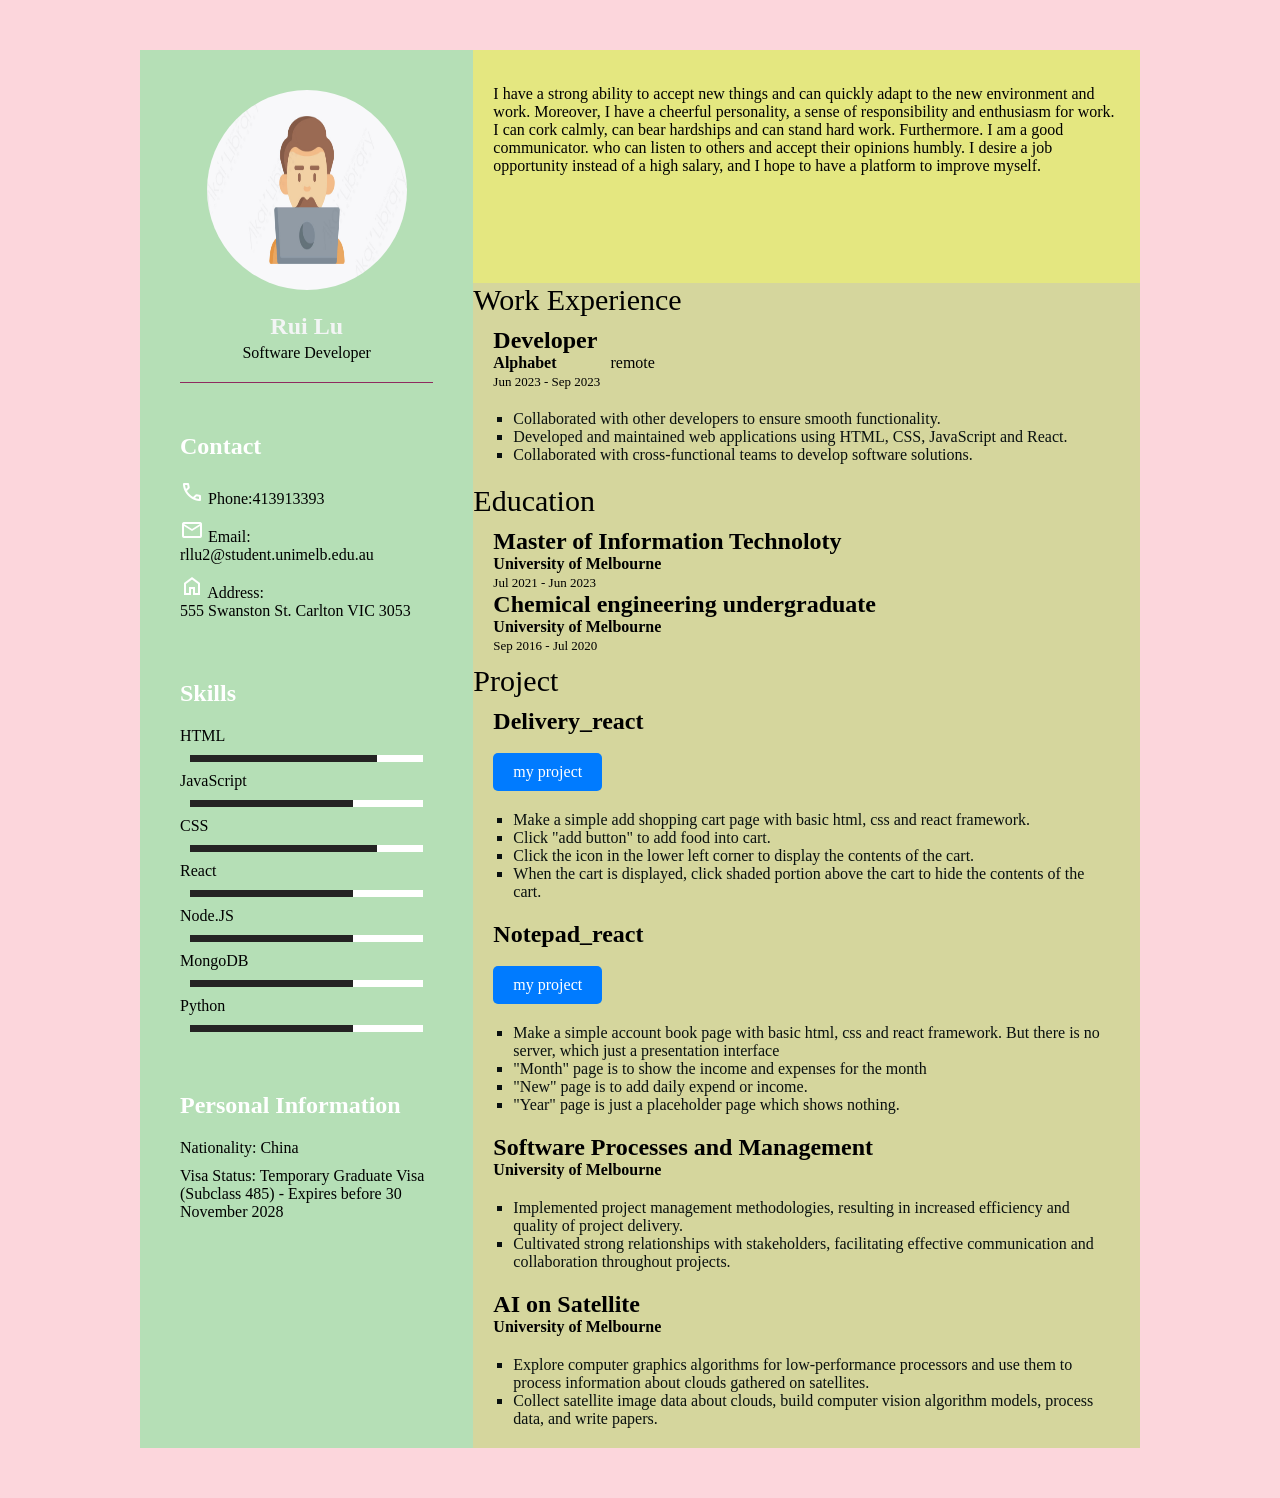
<file: index.html>
<!DOCTYPE html>
<html lang="en">
<head>
    <meta charset="UTF-8">
    <meta name="viewport" content="width=device-width, initial-scale=1.0">
    <link rel="stylesheet" type="text/css" href="style.css">
    <link href="https://fonts.googleapis.com/css2?family=Material+Symbols+Outlined" rel="stylesheet" />
    <title>Document</title>
    
</head>
<body>
    <div class="container">
        <div class="left_side">
            <div class="profile">
                <img src="programmer.jpg" alt="error">
                <h2>Rui Lu</h2>
                <span>Software Developer</span>
            </div>
            <div class="myInfo">
                <h3 class="title">Contact</h3>
                    <ul>
                        <li>
                            <span class="material-symbols-outlined">call</span>
                            <span>Phone:413913393</span>
                        </li>
                        <li>
                            <span class="material-symbols-outlined">mail</span>
                            <span>Email:<br>rllu2@student.unimelb.edu.au</span>
                        </li>
                        <li>
                            <span class="material-symbols-outlined">home</span>
                            <span>Address:<br>555 Swanston St. Carlton VIC 3053</span>
                        </li>
                    </ul>
            </div>
            <div class="myInfo">
                <h3 class="title">Skills</h3>
                <ul>
                    <li>HTML</li>
                    <span class="percent">
                        <div style="width: 80%;"></div>
                    </span>
                    <li>JavaScript</li>
                    <span class="percent">
                        <div style="width: 70%;"></div>
                    </span>
                    <li>CSS</li>
                    <span class="percent">
                        <div style="width: 80%;"></div>
                    </span>
                    <li>React</li>
                    <span class="percent">
                        <div style="width: 70%;"></div>
                    </span>
                    <li>Node.JS</li>
                    <span class="percent">
                        <div style="width: 70%;"></div>
                    </span>
                    <li>MongoDB</li>
                    <span class="percent">
                        <div style="width: 70%;"></div>
                    </span>
                    <li>Python</li>
                    <span class="percent">
                        <div style="width: 70%;"></div>
                    </span>
                </ul>
            </div>
            <div class="myInfo">
                <h3 class="title">Personal Information</h3>
                <ul>
                    <li>Nationality: China</li>
                    <li>Visa Status: Temporary Graduate Visa (Subclass 485) - Expires before 30 November 2028</li>
                </ul>
            </div>
        </div>
        <div class="right_side">
            <div class="right_top">
                <div class="title"></div>
                <div class="about">
                    I have a strong ability to accept new things and can quickly adapt 
                    to the new environment and work. Moreover, I have a cheerful personality, 
                    a sense of responsibility and enthusiasm for work. I can cork calmly, can 
                    bear hardships and can stand hard work. Furthermore. I am a good communicator. 
                    who can listen to others and accept their opinions humbly. I desire a job 
                    opportunity instead of a high salary, and I hope to have a platform to improve 
                    myself.
                </div>
            </div>
            <div class="right_bottom">
                <div class="experience">
                    <div class="title">Work Experience</div>
                    <ul class="ex_table">
                        <li>
                            <h3>Developer</h3>
                            <span class="company">Alphabet</span>
                            <span style="margin-left: 50px;">remote</span>
                            <br>
                            <span class="time">Jun 2023 - Sep 2023</span>
                            <ul class="tasks">
                                <li>Collaborated with other developers to ensure smooth functionality.</li>
                                <li>Developed and maintained web applications using HTML, CSS, JavaScript
                                    and React.</li>
                                <li>Collaborated with cross-functional teams to develop software solutions.</li>
                            </ul>
                        </li>
                        
                    </ul>
                </div>
                <div class="experience">
                    <div class="title">Education</div>
                    <ul class="ex_table">
                        <li>
                            <h3>Master of Information Technoloty</h3>
                            <span class="company">University of Melbourne</span>
                            <br>
                            <span class="time">Jul 2021 - Jun 2023</span>
                        </li>
                        <li>
                            <h3>Chemical engineering undergraduate</h3>
                            <span class="company">University of Melbourne</span>
                            <br>
                            <span class="time">Sep 2016 - Jul 2020</span>
                        </li>
                    </ul>
                </div>
                <div class="experience">
                    <div class="title">Project</div>
                    <ul class="ex_table">
                        <li>
                            <h3>Delivery_react</h3>
                            <!-- <span class="company">Individual</span> -->
                            <br>
                            <!-- <span class="time">Jul 2021 - Jun 2023</span> -->
                            <a class="link" href="https://rui030303.github.io/delivery_react/" role="button">my project</a>
                            <ul class="tasks">
                                <li>Make a simple add shopping cart page with basic html, css and react framework.</li>
                                <li>Click "add button" to add food into cart.</li>
                                <li>Click the icon in the lower left corner to display the contents of the cart.</li>
                                <li>When the cart is displayed, click shaded portion above the cart  to hide 
                                    the contents of the cart.</li>
                            </ul>
                        </li>
                        <li>
                            <h3>Notepad_react</h3>
                            <!-- <span class="company">Individual</span> -->
                            <br>
                            <!-- <span class="time">Jul 2021 - Jun 2023</span> -->
                            <a class="link" href="https://rui030303.github.io/notepad2_react/" role="button">my project</a>
                            <ul class="tasks">
                                <li>Make a simple account book page with basic html, css and react framework. But there is no server, which just a presentation interface</li>
                                <li>"Month" page is to show the income and expenses for the month</li>
                                <li>"New" page is to add daily expend or income.</li>
                                <li>"Year" page is just a placeholder page which shows nothing.</li>
                            </ul>
                        </li>
                        <li>
                            <h3>Software Processes and Management</h3>
                            <span class="company">University of Melbourne</span>
                            
                            <!-- <span class="time">Jul 2022 - Nov 2022</span> -->
                            <ul class="tasks">
                                <li>Implemented project management methodologies, resulting in increased
                                    efficiency and quality of project delivery.</li>
                                <li>Cultivated strong relationships with stakeholders, facilitating effective
                                    communication and collaboration throughout projects.</li>
                            </ul>
                        </li>
                        <li>
                            <h3>AI on Satellite</h3>
                            <span class="company">University of Melbourne</span>
                            
                            <!-- <span class="time">Feb 2023 - Sep 2023</span> -->
                            <ul class="tasks">
                                <li>Explore computer graphics algorithms for low-performance processors and
                                    use them to process information about clouds gathered on satellites.</li>
                                <li>Collect satellite image data about clouds, build computer vision algorithm
                                    models, process data, and write papers.</li>
                                
                            </ul>
                        </li>
                        <!-- <li>
                            <h3>Chemical engineering undergraduate</h3>
                            <span class="company">University of Melbourne</span>
                            <br>
                            <span class="time">Sep 2016 - Jul 2020</span>
                        </li> -->
                    </ul>
                </div>
            </div>
        </div>
    </div>
</body>
</html>
</file>
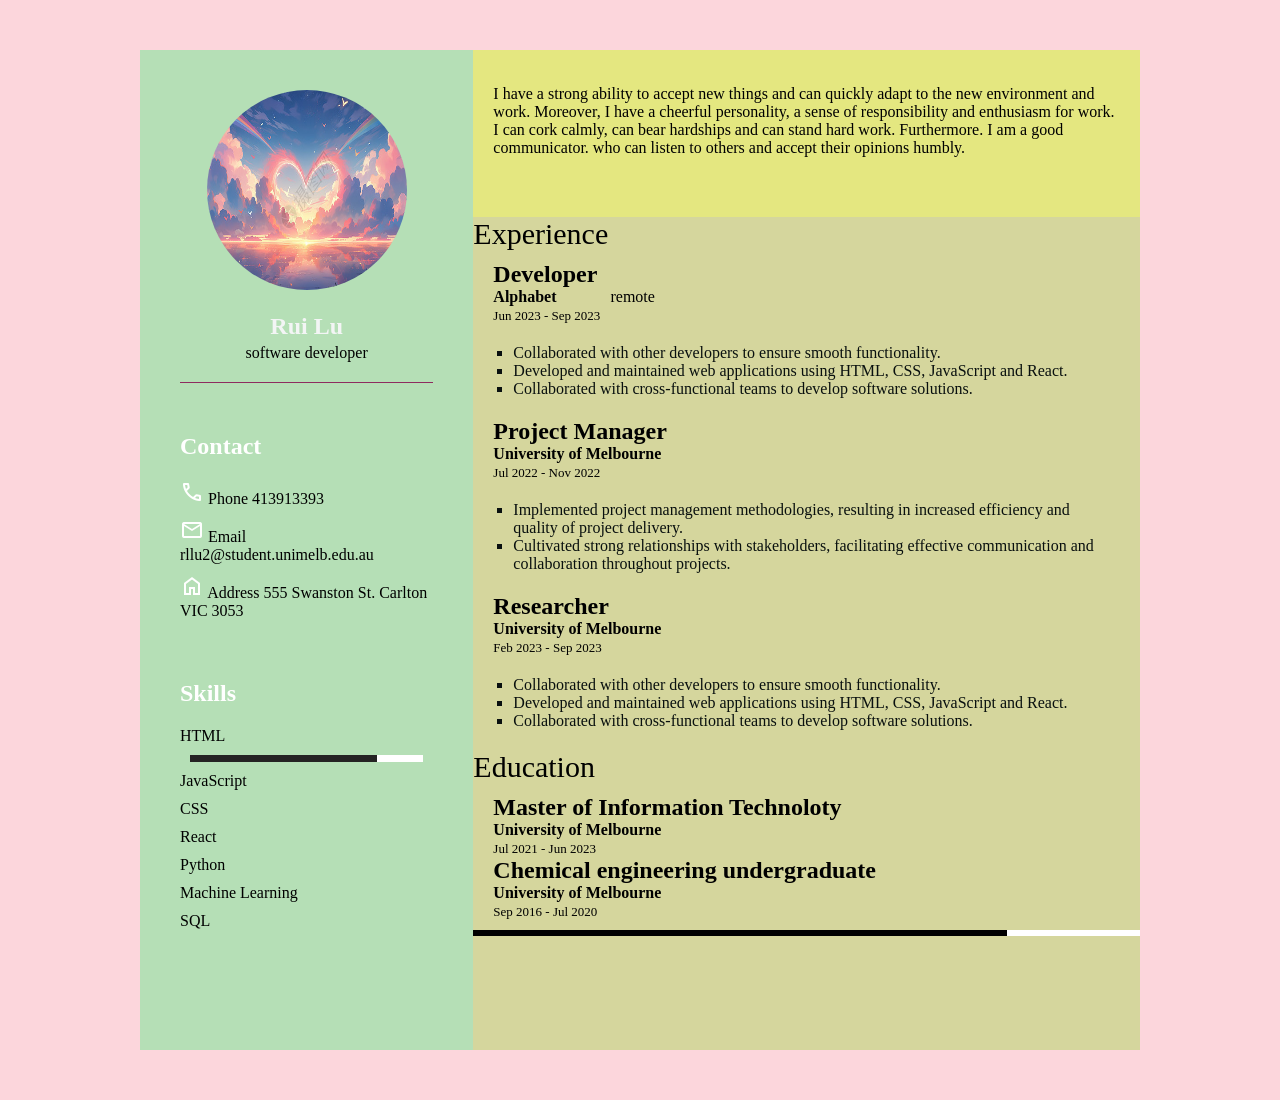
<file: index.html.html>
<!DOCTYPE html>
<html lang="en">
<head>
    <meta charset="UTF-8">
    <meta name="viewport" content="width=device-width, initial-scale=1.0">
    <link rel="stylesheet" type="text/css" href="style.css">
    <link href="https://fonts.googleapis.com/css2?family=Material+Symbols+Outlined" rel="stylesheet" />
    <title>Document</title>
    
</head>
<body>
    <div class="container">
        <div class="left_side">
            <div class="profile">
                <img src="rui.png" alt="error">
                <h2>Rui Lu</h2>
                <span>software developer</span>
            </div>
            <div class="myInfo">
                <h3 class="title">Contact</h3>
                    <ul>
                        <li>
                            <span class="material-symbols-outlined">call</span>
                            <span>Phone 413913393</span>
                        </li>
                        <li>
                            <span class="material-symbols-outlined">mail</span>
                            <span>Email rllu2@student.unimelb.edu.au</span>
                        </li>
                        <li>
                            <span class="material-symbols-outlined">home</span>
                            <span>Address 555 Swanston St. Carlton VIC 3053</span>
                        </li>
                    </ul>
            </div>
            <div class="myInfo">
                <h3 class="title">Skills</h3>
                <ul>
                    <li>HTML</li>
                    <span class="percent">
                        <div style="width: 80%;"></div>
                    </span>
                    <li>JavaScript</li>
                    <li>CSS</li>
                    <li>React</li>
                    <li>Python</li>
                    <li>Machine Learning</li>
                    <li>SQL</li>
                </ul>
            </div>
        </div>
        <div class="right_side">
            <div class="right_top">
                <div class="title"></div>
                <div class="about">
                    I have a strong ability to accept new things and can quickly adapt to the new
                    environment and work. Moreover, I have a cheerful personality, a sense of
                    responsibility and enthusiasm for work. I can cork calmly, can bear hardships and
                    can stand hard work. Furthermore. I am a good communicator. who can listen to
                    others and accept their opinions humbly.
                </div>
            </div>
            <div class="right_bottom">
                <div class="experience">
                    <div class="title">Experience</div>
                    <ul class="ex_table">
                        <li>
                            <h3>Developer</h3>
                            <span class="company">Alphabet</span>
                            <span style="margin-left: 50px;">remote</span>
                            <br>
                            <span class="time">Jun 2023 - Sep 2023</span>
                            <ul class="tasks">
                                <li>Collaborated with other developers to ensure smooth functionality.</li>
                                <li>Developed and maintained web applications using HTML, CSS, JavaScript
                                    and React.</li>
                                <li>Collaborated with cross-functional teams to develop software solutions.</li>
                            </ul>
                        </li>
                        <li>
                            <h3>Project Manager</h3>
                            <span class="company">University of Melbourne</span>
                            <br>
                            <span class="time">Jul 2022 - Nov 2022</span>
                            <ul class="tasks">
                                <li>Implemented project management methodologies, resulting in increased
                                    efficiency and quality of project delivery.</li>
                                <li>Cultivated strong relationships with stakeholders, facilitating effective
                                    communication and collaboration throughout projects.</li>
                            </ul>
                        </li>
                        <li>
                            <h3>Researcher</h3>
                            <span class="company">University of Melbourne</span>
                            <br>
                            <span class="time">Feb 2023 - Sep 2023</span>
                            <ul class="tasks">
                                <li>Collaborated with other developers to ensure smooth functionality.</li>
                                <li>Developed and maintained web applications using HTML, CSS, JavaScript
                                    and React.</li>
                                <li>Collaborated with cross-functional teams to develop software solutions.</li>
                            </ul>
                        </li>
                    </ul>
                </div>
                <div class="experience">
                    <div class="title">Education</div>
                    <ul class="ex_table">
                        <li>
                            <h3>Master of Information Technoloty</h3>
                            <span class="company">University of Melbourne</span>
                            <br>
                            <span class="time">Jul 2021 - Jun 2023</span>
                        </li>
                        <li>
                            <h3>Chemical engineering undergraduate</h3>
                            <span class="company">University of Melbourne</span>
                            <br>
                            <span class="time">Sep 2016 - Jul 2020</span>
                        </li>
                    </ul>
                </div>
                <span class="percent">
                    <div style="width: 80%;"></div>
                </span>
            </div>
        </div>
    </div>
</body>
</html>
</file>
<file: style.css>
*{
    margin: 0;
    padding: 0;
    box-sizing: border-box;
}

body{
    background-color: rgb(252, 214, 220);
    display: flex;
    justify-content: center;
    align-items: center;
    min-height: 100vh;
    box-shadow: 0 35px 55px rgba(0, 0, 0, 0.1);
}
.container{
    position: relative;
    width: 100%;
    max-width: 1000px;
    min-height: 1000px;
    background-color: #fff;
    margin: 50px;
    display: grid;
    grid-template-columns: 1fr 2fr;
}
.container .left_side{
    position: relative;
    background-color: rgb(181, 223, 182);
    padding: 40px;
}
.container .right_side{
    position: relative;
    background-color: rgb(213, 214, 157);
    padding: 0;
    display: grid;
    grid-template-rows: 1fr 5fr;
}
.profile{
    position: relative;
    display: flex;
    flex-direction: column;
    align-items: center;
    padding-bottom: 20px;
    border-bottom: 1px solid rgb(142, 43, 95);
}
.profile img{
    width: 200px;
    height: 200px;
    border-radius: 50%;
}

.profile h2{
    color: rgb(243, 245, 245);
    font-size: 1.5em;
    margin-top: 20px;
    text-align: center;
    font-weight: 600;
    line-height: 1.4em;
}

.profile h2 span{
    font-size: 0.8em;
    font-weight: 300;
}
.myInfo{
    padding-top: 50px;
}
.myInfo .title{
    color: #fff;
    margin-bottom: 20px;
}
.myInfo ul{
    position: relative;
    list-style-type: none;
}
.myInfo ul li{
    position: relative;
    
    margin: 10px 0;
}
.myInfo .material-symbols-outlined{
    display: inline-block;
    color: #fff;
}
.myInfo .percent{
    position: relative;
    margin: 10px;
    height: 7px;
    display: block;
    background-color: #fff;
}
.myInfo .percent div{
    position: absolute;
    margin: 0%;
    height: 100%;
    background-color: #242323;
}
.right_side .right_top{
    background-color: #e4e780;
    width: 100%;
    height: 100%;
    padding: 35px 20px;
}
.right_bottom .link{
    display: inline-block;
    padding: 10px 20px;
    background-color: #007bff;
    color: white;
    text-decoration: none;
    border-radius: 5px;
}
.right_side .right_bottom .percent{
    position: relative; 
    margin-top: 5px;
    width: 100%;
    height: 6px;
    display: block;
    background-color: #fff;
}
.right_side .right_bottom .percent div{
    position: absolute;
    top: 0;
    left: 0;
    height: 100%;
    background-color: black;
}
.right_bottom .title{
    font-size: 30px;

}
.experience .ex_table{
    position: relative;
    margin: 10px 20px;
    list-style-type: none;
}
.tasks{
    position: relative;
    margin: 20px;
    color: #09100f;
    list-style-type:square;
}
.right_bottom .company{
    font-weight: bold;
}
.right_bottom .time{
    font-size: 13px;
}
h3{
    font-size: 24px;
}
</file>
